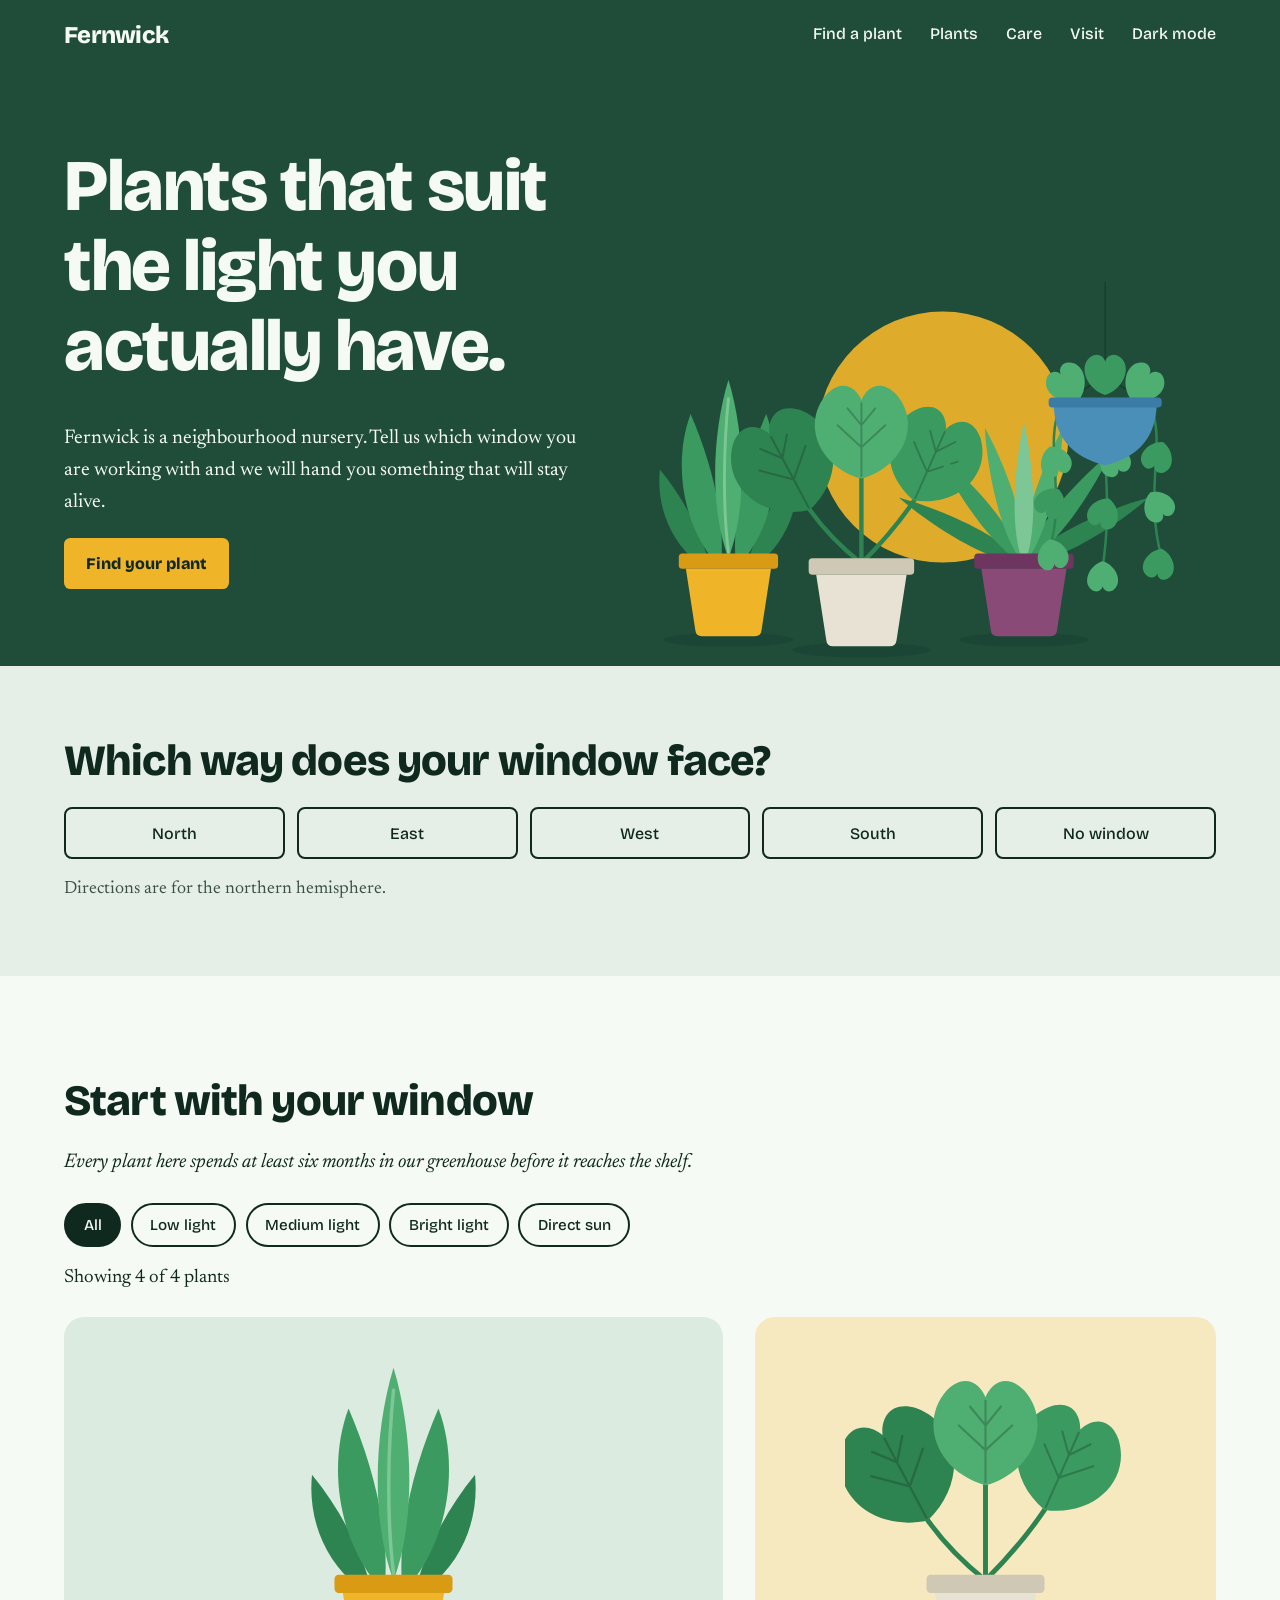
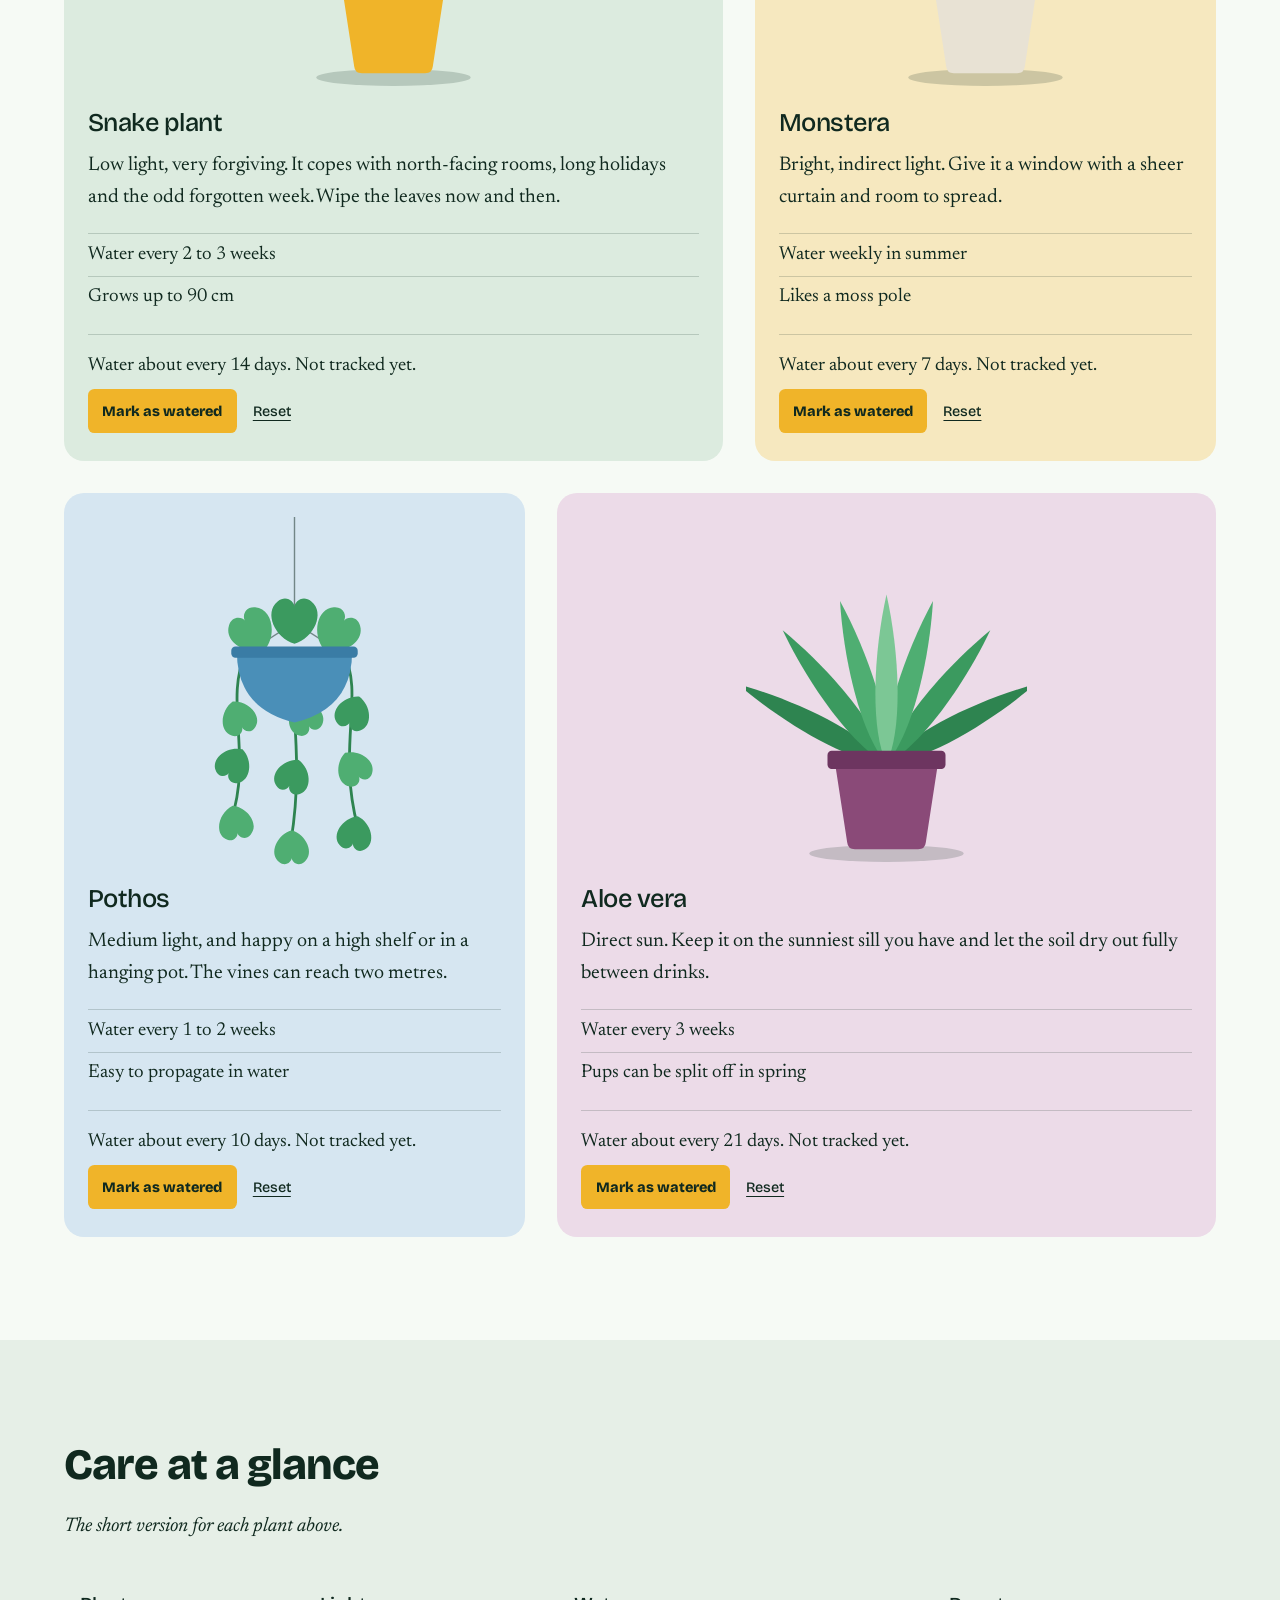
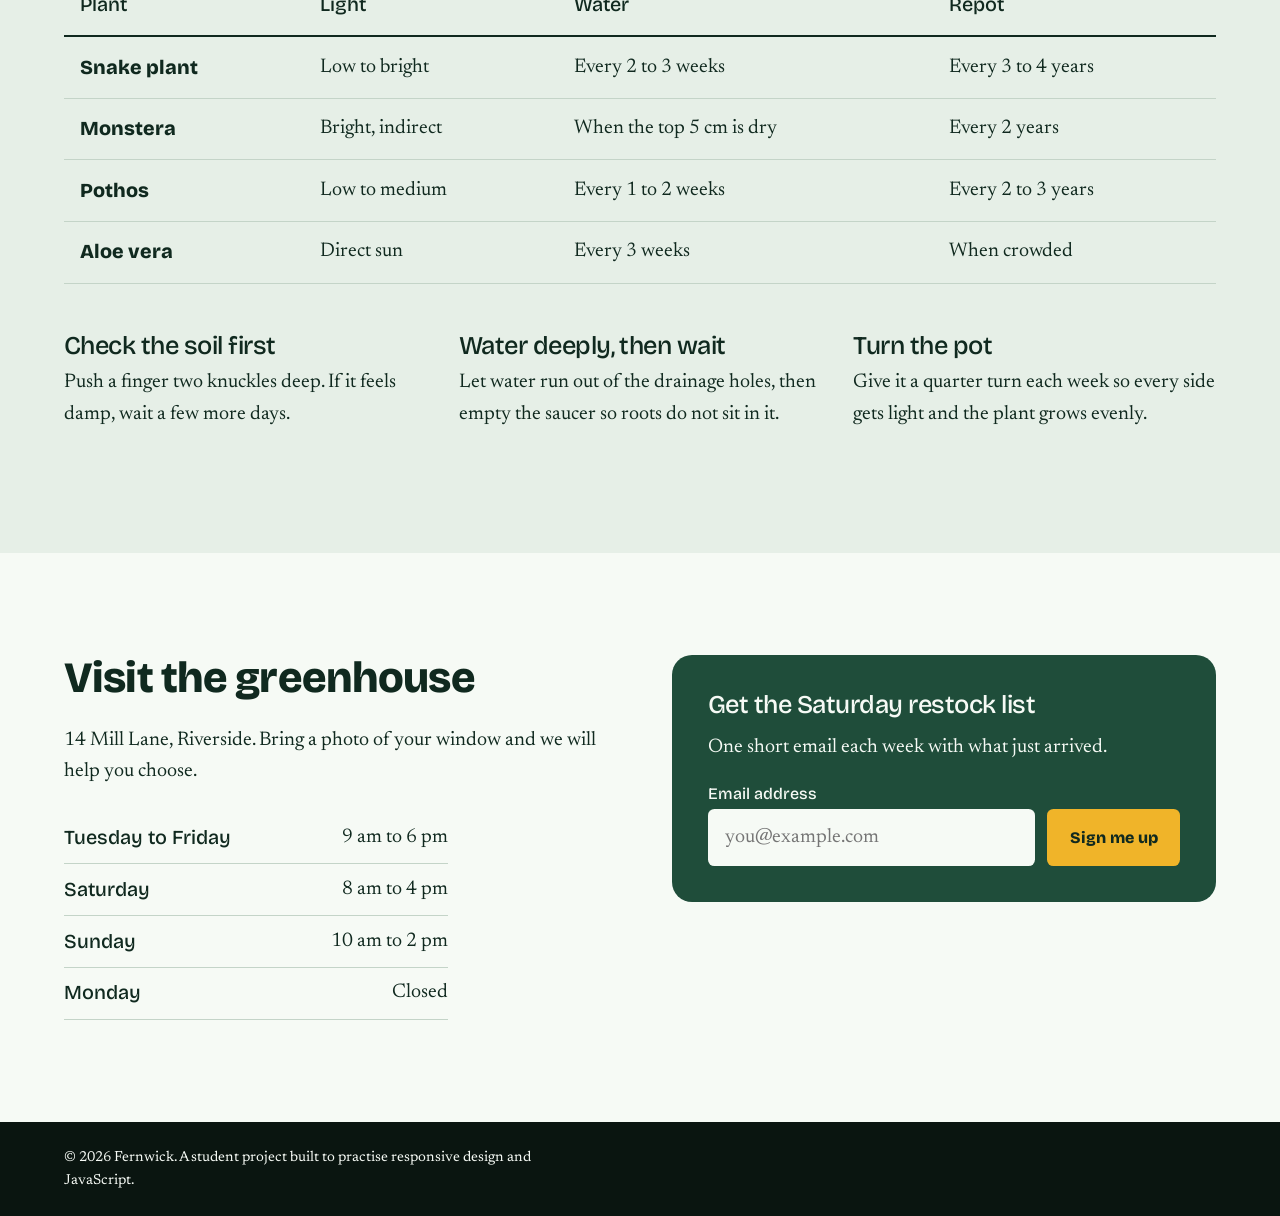
<file: Fernwick/index.html>
<!DOCTYPE html>
<html lang="en">
<head>
  <meta charset="UTF-8">
  <meta name="viewport" content="width=device-width, initial-scale=1">
  <title>Fernwick | Houseplants for the light you have</title>
  <meta name="description" content="Fernwick is a neighbourhood plant nursery. Choose houseplants by the light in your room.">

  <!-- Runs before first paint: marks JS as available and applies the saved theme (prevents a flash) -->
  <script>
    (function () {
      var root = document.documentElement, theme = null;
      root.classList.add("js");
      try { theme = JSON.parse(localStorage.getItem("fernwick-theme")); } catch (e) {}
      if (!theme && window.matchMedia && matchMedia("(prefers-color-scheme: dark)").matches) { theme = "dark"; }
      root.setAttribute("data-theme", theme === "dark" ? "dark" : "light");
    })();
  </script>

  <link rel="preconnect" href="https://fonts.googleapis.com">
  <link rel="preconnect" href="https://fonts.gstatic.com" crossorigin>
  <link href="https://fonts.googleapis.com/css2?family=Bricolage+Grotesque:opsz,wght@12..96,400;12..96,500;12..96,800&family=Newsreader:ital,opsz,wght@0,6..72,400;0,6..72,500;1,6..72,400&display=swap" rel="stylesheet">
  <link rel="stylesheet" href="styles.css">
  <script src="script.js" defer></script>
</head>
<body id="top">
  <a class="skip" href="#main">Skip to content</a>

  <header class="site-header">
    <div class="wrap">
      <a class="brand" href="#top">Fernwick</a>

      <button class="nav-button" id="nav-button" type="button"
              aria-expanded="false" aria-controls="site-nav" aria-label="Open menu"><span></span></button>

      <nav class="site-nav" id="site-nav" aria-label="Main">
        <ul>
          <li><a href="#finder">Find a plant</a></li>
          <li><a href="#plants">Plants</a></li>
          <li><a href="#care">Care</a></li>
          <li><a href="#visit">Visit</a></li>
          <li><button class="theme-toggle" id="theme-toggle" type="button">Dark mode</button></li>
        </ul>
      </nav>
    </div>
  </header>

  <main id="main">
    <section class="hero">
      <div class="wrap hero-grid">
        <div class="hero-copy">
          <h1>Plants that suit the light you actually have.</h1>
          <p>Fernwick is a neighbourhood nursery. Tell us which window you are working with and we will hand you something that will stay alive.</p>
          <a class="btn" href="#finder">Find your plant</a>
        </div>
        <img class="hero-art" src="images/hero.svg" width="800" height="520"
             alt="Illustration of a snake plant, a monstera, an aloe and a hanging pothos in coloured pots">
      </div>
    </section>

    <!-- Interactive feature 1: window finder -->
    <section class="finder" id="finder">
      <div class="wrap">
        <h2>Which way does your window face?</h2>
        <form class="finder-form" id="finder-form">
          <fieldset>
            <legend class="visually-hidden">Window direction</legend>
            <div class="choices">
              <label class="choice"><input type="radio" name="window" value="north"><span>North</span></label>
              <label class="choice"><input type="radio" name="window" value="east"><span>East</span></label>
              <label class="choice"><input type="radio" name="window" value="west"><span>West</span></label>
              <label class="choice"><input type="radio" name="window" value="south"><span>South</span></label>
              <label class="choice"><input type="radio" name="window" value="none"><span>No window</span></label>
            </div>
          </fieldset>
        </form>
        <div class="finder-result" id="finder-result" aria-live="polite"></div>
        <p class="note">Directions are for the northern hemisphere.</p>
      </div>
    </section>

    <section class="plants" id="plants">
      <div class="wrap">
        <h2>Start with your window</h2>
        <p class="lead">Every plant here spends at least six months in our greenhouse before it reaches the shelf.</p>

        <!-- Interactive feature 2: filter -->
        <div class="filters" role="group" aria-label="Filter plants by light">
          <button type="button" class="chip is-active" data-filter="all" aria-pressed="true">All</button>
          <button type="button" class="chip" data-filter="low" aria-pressed="false">Low light</button>
          <button type="button" class="chip" data-filter="medium" aria-pressed="false">Medium light</button>
          <button type="button" class="chip" data-filter="bright" aria-pressed="false">Bright light</button>
          <button type="button" class="chip" data-filter="sun" aria-pressed="false">Direct sun</button>
        </div>
        <p class="status" id="filter-status" aria-live="polite">Showing 4 of 4 plants</p>
        <p class="status status--water" id="water-summary" aria-live="polite"></p>

        <div class="plant-grid" id="plant-grid">
          <article class="plant plant--wide plant--sage" data-id="snake" data-light="low medium bright" data-water-days="14" tabindex="-1">
            <figure>
              <img src="images/snake.svg" width="400" height="500" loading="lazy" alt="Snake plant in a yellow pot">
            </figure>
            <div class="plant-body">
              <h3>Snake plant</h3>
              <p>Low light, very forgiving. It copes with north-facing rooms, long holidays and the odd forgotten week. Wipe the leaves now and then.</p>
              <ul class="facts">
                <li>Water every 2 to 3 weeks</li>
                <li>Grows up to 90 cm</li>
              </ul>
              <!-- Interactive feature 3: watering tracker -->
              <div class="water">
                <p class="water-status" aria-live="polite"></p>
                <div class="water-actions">
                  <button type="button" class="btn btn--small" data-action="watered">Mark as watered</button>
                  <button type="button" class="link-btn" data-action="clear">Reset</button>
                </div>
              </div>
            </div>
          </article>

          <article class="plant plant--narrow plant--sun" data-id="monstera" data-light="medium bright" data-water-days="7" tabindex="-1">
            <figure>
              <img src="images/monstera.svg" width="400" height="500" loading="lazy" alt="Monstera with large heart-shaped leaves in a cream pot">
            </figure>
            <div class="plant-body">
              <h3>Monstera</h3>
              <p>Bright, indirect light. Give it a window with a sheer curtain and room to spread.</p>
              <ul class="facts">
                <li>Water weekly in summer</li>
                <li>Likes a moss pole</li>
              </ul>
              <div class="water">
                <p class="water-status" aria-live="polite"></p>
                <div class="water-actions">
                  <button type="button" class="btn btn--small" data-action="watered">Mark as watered</button>
                  <button type="button" class="link-btn" data-action="clear">Reset</button>
                </div>
              </div>
            </div>
          </article>

          <article class="plant plant--narrow plant--sky" data-id="pothos" data-light="low medium" data-water-days="10" tabindex="-1">
            <figure>
              <img src="images/pothos.svg" width="400" height="500" loading="lazy" alt="Pothos trailing from a hanging blue planter">
            </figure>
            <div class="plant-body">
              <h3>Pothos</h3>
              <p>Medium light, and happy on a high shelf or in a hanging pot. The vines can reach two metres.</p>
              <ul class="facts">
                <li>Water every 1 to 2 weeks</li>
                <li>Easy to propagate in water</li>
              </ul>
              <div class="water">
                <p class="water-status" aria-live="polite"></p>
                <div class="water-actions">
                  <button type="button" class="btn btn--small" data-action="watered">Mark as watered</button>
                  <button type="button" class="link-btn" data-action="clear">Reset</button>
                </div>
              </div>
            </div>
          </article>

          <article class="plant plant--wide plant--plum" data-id="aloe" data-light="bright sun" data-water-days="21" tabindex="-1">
            <figure>
              <img src="images/aloe.svg" width="400" height="500" loading="lazy" alt="Aloe vera in a plum pot">
            </figure>
            <div class="plant-body">
              <h3>Aloe vera</h3>
              <p>Direct sun. Keep it on the sunniest sill you have and let the soil dry out fully between drinks.</p>
              <ul class="facts">
                <li>Water every 3 weeks</li>
                <li>Pups can be split off in spring</li>
              </ul>
              <div class="water">
                <p class="water-status" aria-live="polite"></p>
                <div class="water-actions">
                  <button type="button" class="btn btn--small" data-action="watered">Mark as watered</button>
                  <button type="button" class="link-btn" data-action="clear">Reset</button>
                </div>
              </div>
            </div>
          </article>
        </div>
      </div>
    </section>

    <section class="care" id="care">
      <div class="wrap">
        <h2>Care at a glance</h2>
        <p class="lead">The short version for each plant above.</p>

        <table class="care-table">
          <caption class="visually-hidden">Light, watering and repotting needs for each plant</caption>
          <thead>
            <tr><th scope="col">Plant</th><th scope="col">Light</th><th scope="col">Water</th><th scope="col">Repot</th></tr>
          </thead>
          <tbody>
            <tr><th scope="row">Snake plant</th><td data-label="Light">Low to bright</td><td data-label="Water">Every 2 to 3 weeks</td><td data-label="Repot">Every 3 to 4 years</td></tr>
            <tr><th scope="row">Monstera</th><td data-label="Light">Bright, indirect</td><td data-label="Water">When the top 5 cm is dry</td><td data-label="Repot">Every 2 years</td></tr>
            <tr><th scope="row">Pothos</th><td data-label="Light">Low to medium</td><td data-label="Water">Every 1 to 2 weeks</td><td data-label="Repot">Every 2 to 3 years</td></tr>
            <tr><th scope="row">Aloe vera</th><td data-label="Light">Direct sun</td><td data-label="Water">Every 3 weeks</td><td data-label="Repot">When crowded</td></tr>
          </tbody>
        </table>

        <div class="tips">
          <article>
            <h3>Check the soil first</h3>
            <p>Push a finger two knuckles deep. If it feels damp, wait a few more days.</p>
          </article>
          <article>
            <h3>Water deeply, then wait</h3>
            <p>Let water run out of the drainage holes, then empty the saucer so roots do not sit in it.</p>
          </article>
          <article>
            <h3>Turn the pot</h3>
            <p>Give it a quarter turn each week so every side gets light and the plant grows evenly.</p>
          </article>
        </div>
      </div>
    </section>

    <section class="visit" id="visit">
      <div class="wrap visit-grid">
        <div>
          <h2>Visit the greenhouse</h2>
          <p>14 Mill Lane, Riverside. Bring a photo of your window and we will help you choose.</p>
          <dl class="hours">
            <div><dt>Tuesday to Friday</dt><dd>9 am to 6 pm</dd></div>
            <div><dt>Saturday</dt><dd>8 am to 4 pm</dd></div>
            <div><dt>Sunday</dt><dd>10 am to 2 pm</dd></div>
            <div><dt>Monday</dt><dd>Closed</dd></div>
          </dl>
        </div>

        <!-- Interactive feature 4: form validation -->
        <form class="signup" id="signup" action="#" method="post" novalidate>
          <h3>Get the Saturday restock list</h3>
          <p>One short email each week with what just arrived.</p>
          <label for="email" class="signup-label">Email address</label>
          <div class="signup-row">
            <input id="email" name="email" type="email" placeholder="you@example.com"
                   autocomplete="email" aria-describedby="email-error" aria-invalid="false">
            <button class="btn" type="submit">Sign me up</button>
          </div>
          <p class="form-error" id="email-error" role="alert"></p>
          <p class="form-success" id="signup-success" role="status"></p>
        </form>
      </div>
    </section>
  </main>

  <button class="to-top" id="to-top" type="button" aria-label="Back to top" hidden>Top</button>

  <footer class="site-footer">
    <div class="wrap">
      <p>&copy; <span id="year">2026</span> Fernwick. A student project built to practise responsive design and JavaScript.</p>
    </div>
  </footer>
</body>
</html>
</file>
<file: Fernwick/styles.css>
/* ==========================================================
   Fernwick: responsive stylesheet with JavaScript states
   1. Tokens   2. Base   3. Components   4. Interactive states
   5. Breakpoints
   ========================================================== */

/* 1. Design tokens ---------------------------------------- */
:root {
  --ink: #10291f;
  --paper: #f6faf5;
  --sage: #e6efe7;
  --line: #c4d4c8;
  --rule: rgba(16, 41, 31, 0.18);
  --moss: #1f4d3a;
  --marigold: #f0b429;
  --on-dark: #f6faf5;      /* text on moss / ink backgrounds (same in both themes) */
  --on-accent: #10291f;    /* text on marigold buttons */

  --tint-sage: #dcebdf;
  --tint-sun: #f6e8bf;
  --tint-sky: #d6e6f1;
  --tint-plum: #ecdbe8;

  --font-display: "Bricolage Grotesque", "Segoe UI", system-ui, sans-serif;
  --font-body: "Newsreader", Georgia, "Times New Roman", serif;

  --step-0: clamp(1.0625rem, 1rem + 0.3vw, 1.25rem);
  --step-1: clamp(1.25rem, 1.1rem + 0.7vw, 1.6rem);
  --step-2: clamp(1.7rem, 1.3rem + 1.8vw, 2.7rem);
  --step-3: clamp(2.3rem, 1.5rem + 3.8vw, 4.6rem);

  --gutter: clamp(1rem, 4vw, 3rem);
  --section-space: clamp(3rem, 8vw, 6.5rem);
  --max: 72rem;
}

/* Dark theme: JavaScript sets data-theme on <html> */
:root[data-theme="dark"] {
  color-scheme: dark;
  --ink: #e7f0e9;
  --paper: #0e1a14;
  --sage: #13241b;
  --line: #2c473a;
  --rule: rgba(231, 240, 233, 0.22);

  --tint-sage: #1c3a2a;
  --tint-sun: #3a3217;
  --tint-sky: #1b3142;
  --tint-plum: #392236;
}

/* 2. Base ------------------------------------------------- */
*, *::before, *::after { box-sizing: border-box; }

html { -webkit-text-size-adjust: 100%; scroll-behavior: smooth; }

body {
  margin: 0;
  font-family: var(--font-body);
  font-size: var(--step-0);
  line-height: 1.6;
  color: var(--ink);
  background: var(--paper);
}

img { display: block; max-width: 100%; height: auto; }

h1, h2, h3 {
  font-family: var(--font-display);
  line-height: 1.1;
  letter-spacing: -0.02em;
  margin: 0 0 0.5em;
}
h2 { font-size: var(--step-2); font-weight: 800; }
h3 { font-size: var(--step-1); font-weight: 500; }

p { margin: 0 0 1em; max-width: 62ch; }
a { color: inherit; }

:focus-visible { outline: 3px solid var(--marigold); outline-offset: 3px; }

.wrap {
  width: min(100% - 2 * var(--gutter), var(--max));
  margin-inline: auto;
}

.lead { font-style: italic; }
.note { font-size: 0.9em; margin: 1rem 0 0; opacity: 0.8; }

.visually-hidden {
  position: absolute; width: 1px; height: 1px; overflow: hidden;
  clip: rect(0 0 0 0); white-space: nowrap;
}

.skip {
  position: absolute; left: 1rem; top: -4rem; z-index: 10;
  background: var(--marigold); color: var(--on-accent);
  padding: 0.5rem 1rem; font-family: var(--font-display);
}
.skip:focus { top: 1rem; }

/* 3. Components ------------------------------------------- */

/* Header and menu */
.site-header { background: var(--moss); color: var(--on-dark); }
.site-header .wrap {
  display: flex; flex-wrap: wrap; align-items: center;
  justify-content: space-between; padding-block: 1rem;
}
.brand {
  font-family: var(--font-display); font-weight: 800;
  font-size: 1.5rem; letter-spacing: -0.03em; text-decoration: none;
}

/* Menu button only appears when JavaScript is running */
.nav-button { display: none; }
html.js .nav-button {
  display: block; cursor: pointer; padding: 0.9rem 0.5rem;
  background: none; border: 0; color: inherit;
}
.nav-button span,
.nav-button span::before,
.nav-button span::after {
  display: block; width: 1.6rem; height: 2px; background: currentColor;
  position: relative; transition: transform 0.2s, background 0.2s;
}
.nav-button span::before,
.nav-button span::after { content: ""; position: absolute; left: 0; }
.nav-button span::before { top: -7px; }
.nav-button span::after { top: 7px; }
.nav-button[aria-expanded="true"] span { background: transparent; }
.nav-button[aria-expanded="true"] span::before { transform: translateY(7px) rotate(45deg); }
.nav-button[aria-expanded="true"] span::after { transform: translateY(-7px) rotate(-45deg); }

.site-nav { flex-basis: 100%; }
html.js .site-nav { display: none; }
html.js .site-nav.is-open { display: block; }
.site-nav ul { list-style: none; margin: 0.5rem 0 0; padding: 0; }
.site-nav a,
.theme-toggle {
  display: block; width: 100%; padding: 0.8rem 0; text-align: left;
  font: 500 1rem var(--font-display); color: inherit; text-decoration: none;
  background: none; border: 0; border-top: 1px solid rgba(255, 255, 255, 0.18);
  cursor: pointer;
}
/* Theme toggle is useless without JavaScript */
html:not(.js) .theme-toggle { display: none; }

/* Buttons */
.btn {
  display: inline-block; min-height: 44px;
  padding: 0.8em 1.4em; border: 0; border-radius: 0.4rem;
  background: var(--marigold); color: var(--on-accent);
  font-family: var(--font-display); font-weight: 800; font-size: 1rem;
  text-decoration: none; cursor: pointer;
  transition: transform 0.15s;
}
.btn:hover { transform: translateY(-2px); }
.btn--small { padding: 0.55em 1em; font-size: 0.9rem; }

.link-btn {
  min-height: 44px; padding: 0 0.5rem; background: none; border: 0;
  color: inherit; font: 500 0.9rem var(--font-display);
  text-decoration: underline; text-underline-offset: 4px; cursor: pointer;
}

/* Hero */
.hero { background: var(--moss); color: var(--on-dark); padding-block: clamp(1.5rem, 6vw, 5rem) 0; }
.hero-grid { display: grid; gap: 2rem; align-items: end; }
.hero-copy { padding-bottom: 1rem; }
.hero h1 { font-size: var(--step-3); font-weight: 800; max-width: 14ch; }
.hero-art { width: 100%; }

/* Finder */
.finder { background: var(--sage); padding-block: clamp(2.5rem, 6vw, 4.5rem); }
.finder fieldset { border: 0; margin: 0; padding: 0; }
.choices { display: grid; gap: 0.75rem; grid-template-columns: repeat(auto-fit, minmax(7.5rem, 1fr)); }
.choice { position: relative; }
.choice input { position: absolute; opacity: 0; width: 100%; height: 100%; margin: 0; cursor: pointer; }
.choice span {
  display: block; padding: 0.9rem 1rem; text-align: center; min-height: 44px;
  font: 500 1rem var(--font-display);
  border: 2px solid currentColor; border-radius: 0.5rem; transition: background 0.15s, color 0.15s;
}
.choice input:checked + span { background: var(--ink); color: var(--paper); border-color: var(--ink); }
.choice input:focus-visible + span { outline: 3px solid var(--marigold); outline-offset: 3px; }

.finder-result {
  margin-top: 1.5rem; padding: 1.25rem 1.5rem; max-width: 40rem;
  border-left: 6px solid var(--marigold); background: var(--paper);
}
.finder-result:empty { display: none; }
.finder-result p { margin-bottom: 0.75rem; }

/* Filters */
.plants { padding-block: var(--section-space); }
.filters { display: flex; flex-wrap: wrap; gap: 0.6rem; margin-top: 1.5rem; }
.chip {
  min-height: 44px; padding: 0.4rem 1.1rem; cursor: pointer;
  font: 500 0.95rem var(--font-display); color: var(--ink); background: transparent;
  border: 2px solid currentColor; border-radius: 999px;
}
.chip.is-active { background: var(--ink); color: var(--paper); border-color: var(--ink); }
.status { margin: 1rem 0 0; font-size: 0.95em; }
.status--water { font-weight: 700; margin-top: 0.25rem; }
.status--water:empty { display: none; }

/* Plant cards */
.plant-grid { display: grid; gap: clamp(1rem, 2.5vw, 2rem); grid-template-columns: 1fr; margin-top: 1.5rem; }
.plant { display: flex; flex-direction: column; border-radius: 1.25rem; overflow: hidden; background: var(--tint); }
.plant[hidden] { display: none; }          /* .plant sets display:flex, which would override [hidden] */
.plant--sage { --tint: var(--tint-sage); }
.plant--sun  { --tint: var(--tint-sun); }
.plant--sky  { --tint: var(--tint-sky); }
.plant--plum { --tint: var(--tint-plum); }
.plant.is-match { outline: 4px solid var(--marigold); outline-offset: 4px; }

.plant figure { margin: 0; padding: 1.5rem 1.5rem 0; }
.plant img { width: 100%; max-height: 22rem; object-fit: contain; }
.plant-body { padding: 1rem 1.5rem 1.75rem; }

.facts { list-style: none; margin: 0; padding: 0; font-size: 0.95em; }
.facts li { padding: 0.35rem 0; border-top: 1px solid var(--rule); }

/* Watering tracker */
.water { margin-top: 1rem; padding-top: 1rem; border-top: 1px solid var(--rule); }
.water-status { margin: 0 0 0.5rem; font-size: 0.95em; }
.water.is-due .water-status { font-weight: 800; }
.water.is-due .water-status::before { content: "Needs water: "; }
.water-actions { display: flex; flex-wrap: wrap; align-items: center; gap: 0.5rem; }
/* Without JavaScript the tracker cannot work, so hide it */
html:not(.js) .water { display: none; }

/* Care table: stacked on small screens, real table from 40em up */
.care { background: var(--sage); padding-block: var(--section-space); }
.care-table { width: 100%; border-collapse: collapse; margin-block: 2rem 3rem; }
.care-table th, .care-table td { text-align: left; padding: 0.9rem 1rem; border-bottom: 1px solid var(--line); }
.care-table thead th { font-family: var(--font-display); font-weight: 500; border-bottom: 2px solid var(--ink); }
.care-table tbody th { font-family: var(--font-display); font-weight: 800; }

@media (max-width: 39.99em) {
  .care-table thead { position: absolute; left: -9999px; }
  .care-table, .care-table tbody, .care-table tr, .care-table th, .care-table td { display: block; }
  .care-table tr { padding: 0.75rem 0; border-bottom: 2px solid var(--ink); }
  .care-table th, .care-table td { border: 0; padding: 0.25rem 0; }
  .care-table td { display: flex; gap: 1rem; }
  .care-table td::before { content: attr(data-label); min-width: 5rem; font-family: var(--font-display); font-weight: 500; }
}

.tips { display: grid; gap: 1.5rem 2rem; grid-template-columns: repeat(auto-fit, minmax(min(100%, 16rem), 1fr)); }
.tips h3 { margin-bottom: 0.3em; }

/* Visit and signup form */
.visit { padding-block: var(--section-space); }
.visit-grid { display: grid; gap: 3rem; }
.hours { margin: 1.5rem 0 0; max-width: 24rem; }
.hours div { display: flex; justify-content: space-between; gap: 1rem; padding: 0.6rem 0; border-bottom: 1px solid var(--line); }
.hours dt { font-family: var(--font-display); font-weight: 500; }
.hours dd { margin: 0; }

.signup { background: var(--moss); color: var(--on-dark); padding: clamp(1.25rem, 4vw, 2.25rem); border-radius: 1.25rem; align-self: start; }
.signup-label { display: block; margin-bottom: 0.4rem; font: 500 1rem var(--font-display); }
.signup-row { display: flex; flex-wrap: wrap; gap: 0.75rem; }
.signup input {
  flex: 1 1 14rem; min-height: 44px; padding: 0.6rem 0.9rem;
  font: inherit; border: 3px solid transparent; border-radius: 0.4rem;
  background: #f6faf5; color: #10291f;
}
.signup input[aria-invalid="true"] { border-color: #ffb4a8; }
.form-error { margin: 0.75rem 0 0; font-weight: 700; color: #ffd4cc; }
.form-error:empty, .form-success:empty { display: none; }
.form-error::before { content: "Problem: "; }
.form-success { margin: 0.75rem 0 0; font-weight: 700; }

/* Back to top */
.to-top {
  position: fixed; right: 1rem; bottom: 1rem; z-index: 5;
  min-width: 44px; min-height: 44px; padding: 0.5rem 0.9rem;
  background: var(--marigold); color: var(--on-accent);
  font: 800 0.95rem var(--font-display);
  border: 0; border-radius: 999px; cursor: pointer;
  box-shadow: 0 4px 14px rgba(0, 0, 0, 0.25);
}
.to-top[hidden] { display: none; }

/* Footer */
.site-footer { background: #0a1510; color: var(--on-dark); padding-block: 1.5rem; font-size: 0.9rem; }
.site-footer p { margin: 0; }

/* 5. Breakpoints (mobile-first) --------------------------- */
@media (min-width: 40em) {
  .plant-grid { grid-template-columns: repeat(2, 1fr); }
  .signup-row { flex-wrap: nowrap; }
}

@media (min-width: 48em) {
  .nav-button, html.js .nav-button { display: none; }
  .site-nav, html.js .site-nav { display: block; flex-basis: auto; }
  .site-nav ul { display: flex; align-items: center; gap: 1.75rem; margin: 0; }
  .site-nav a, .theme-toggle { display: inline-block; width: auto; padding: 0.25rem 0; border: 0; }
  .site-nav a:hover, .theme-toggle:hover {
    text-decoration: underline; text-decoration-color: var(--marigold);
    text-decoration-thickness: 3px; text-underline-offset: 6px;
  }

  .hero-grid { grid-template-columns: 1fr 1.15fr; gap: 3rem; }
  .hero-copy { padding-bottom: clamp(2rem, 6vw, 5rem); align-self: center; }
  .visit-grid { grid-template-columns: 1fr 1fr; align-items: start; gap: 4rem; }
}

@media (min-width: 60em) {
  .plant-grid { grid-template-columns: repeat(12, 1fr); }
  .plant--wide { grid-column: span 7; }
  .plant--narrow { grid-column: span 5; }
  /* When the filter is active, give the remaining cards equal width so none sits alone */
  .plant-grid.is-filtered .plant { grid-column: span 6; }
}

@media (min-width: 90em) {
  :root { --max: 80rem; }
}

@media (prefers-reduced-motion: reduce) {
  html { scroll-behavior: auto; }
  *, *::before, *::after { transition: none !important; }
}
</file>
